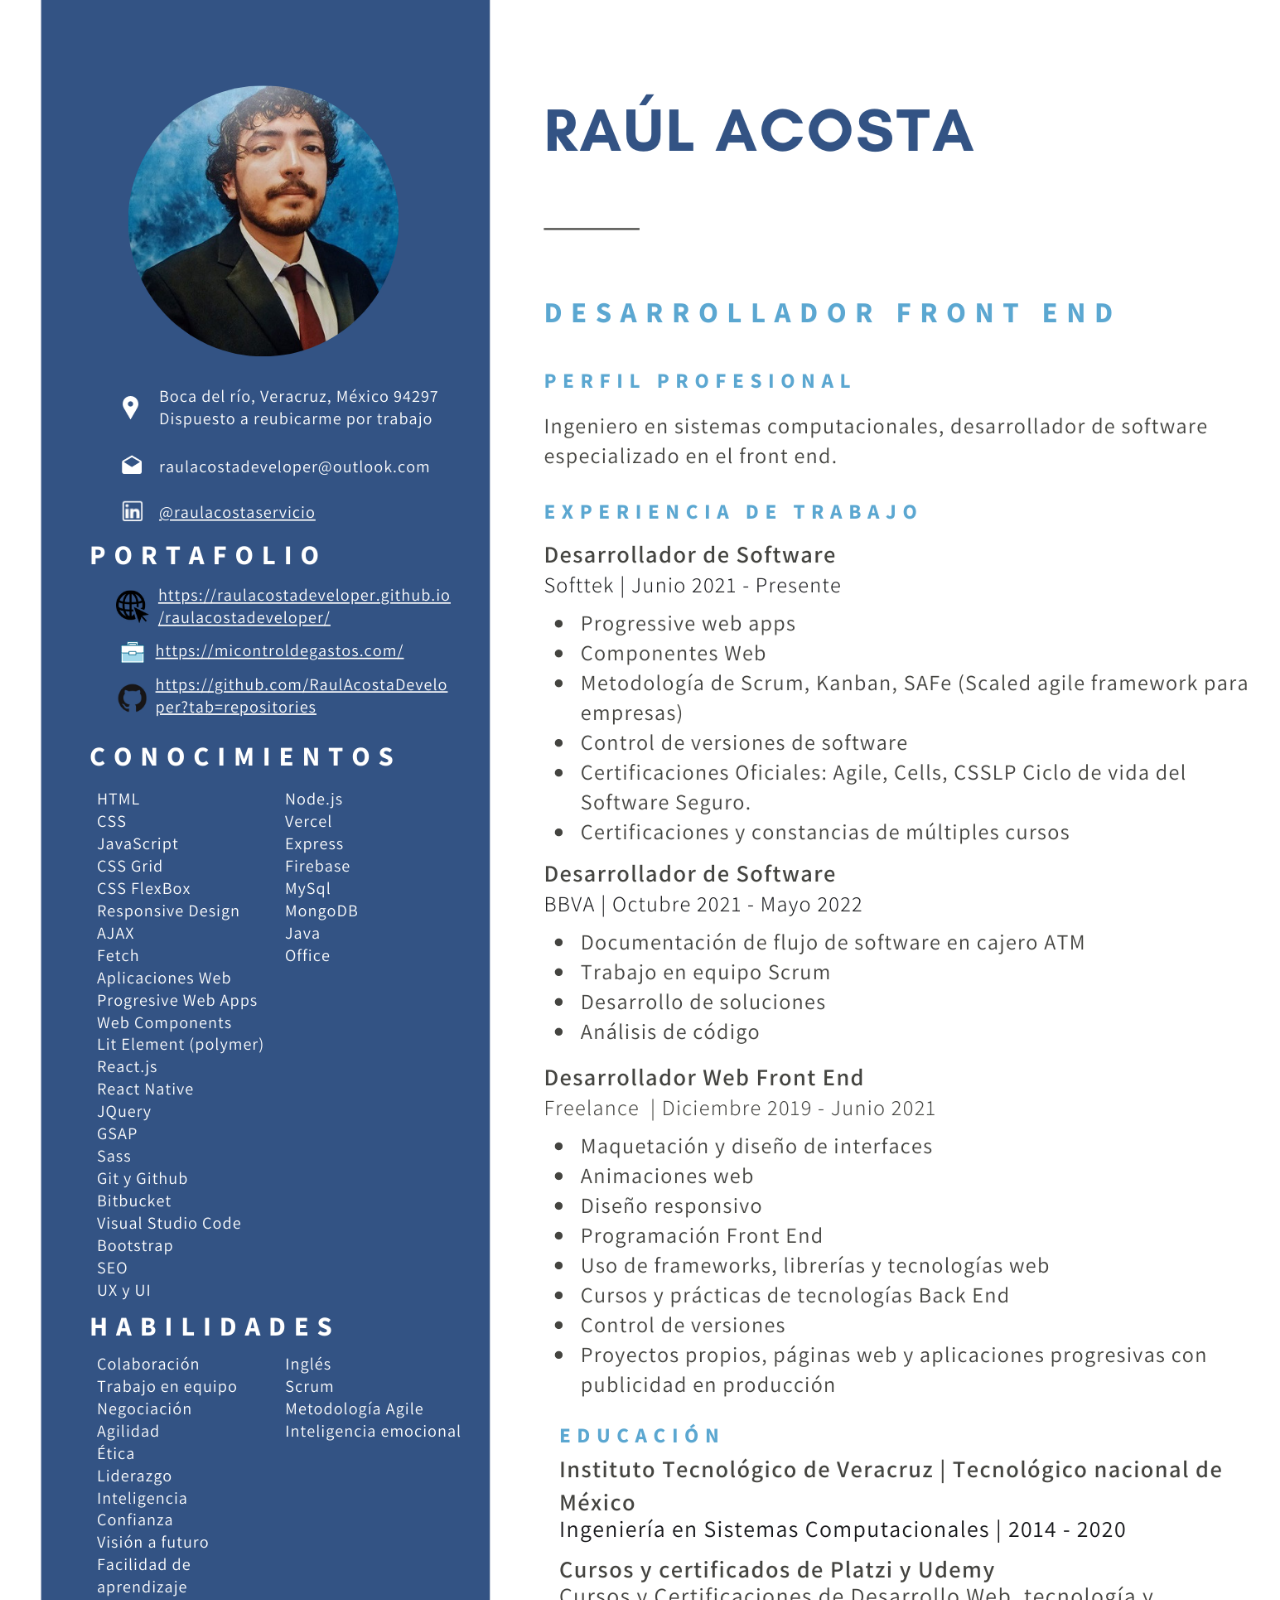
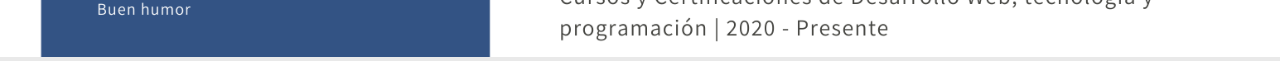
<file: curriculum.html>
<!DOCTYPE html>
<html lang="en">
<head>
    <meta charset="UTF-8">
    <meta http-equiv="X-UA-Compatible" content="IE=edge">
    <meta name="viewport" content="width=device-width, initial-scale=1.0">
    <title>Raul Acosta Developer</title>
    <link rel="stylesheet" href="./css/global.css">
    <link rel="stylesheet" href="./css/curriculum.css">
</head>
<body>
    <img src="./images/Curriculum vitae - Angel Raul Acosta Rojas.png" alt="">
</body>
</html>
</file>
<file: css/global.css>
*{
    margin: 0;
    padding: 0;
}
body{
    color: rgb(52, 52, 52);;
    background-color: rgb(233, 233, 233);
    font-family: "Consolas";
}
a{
    color: rgb(233, 233, 233);
}
</file>
<file: css/curriculum.css>
img{
    width: 100%;
}
</file>
